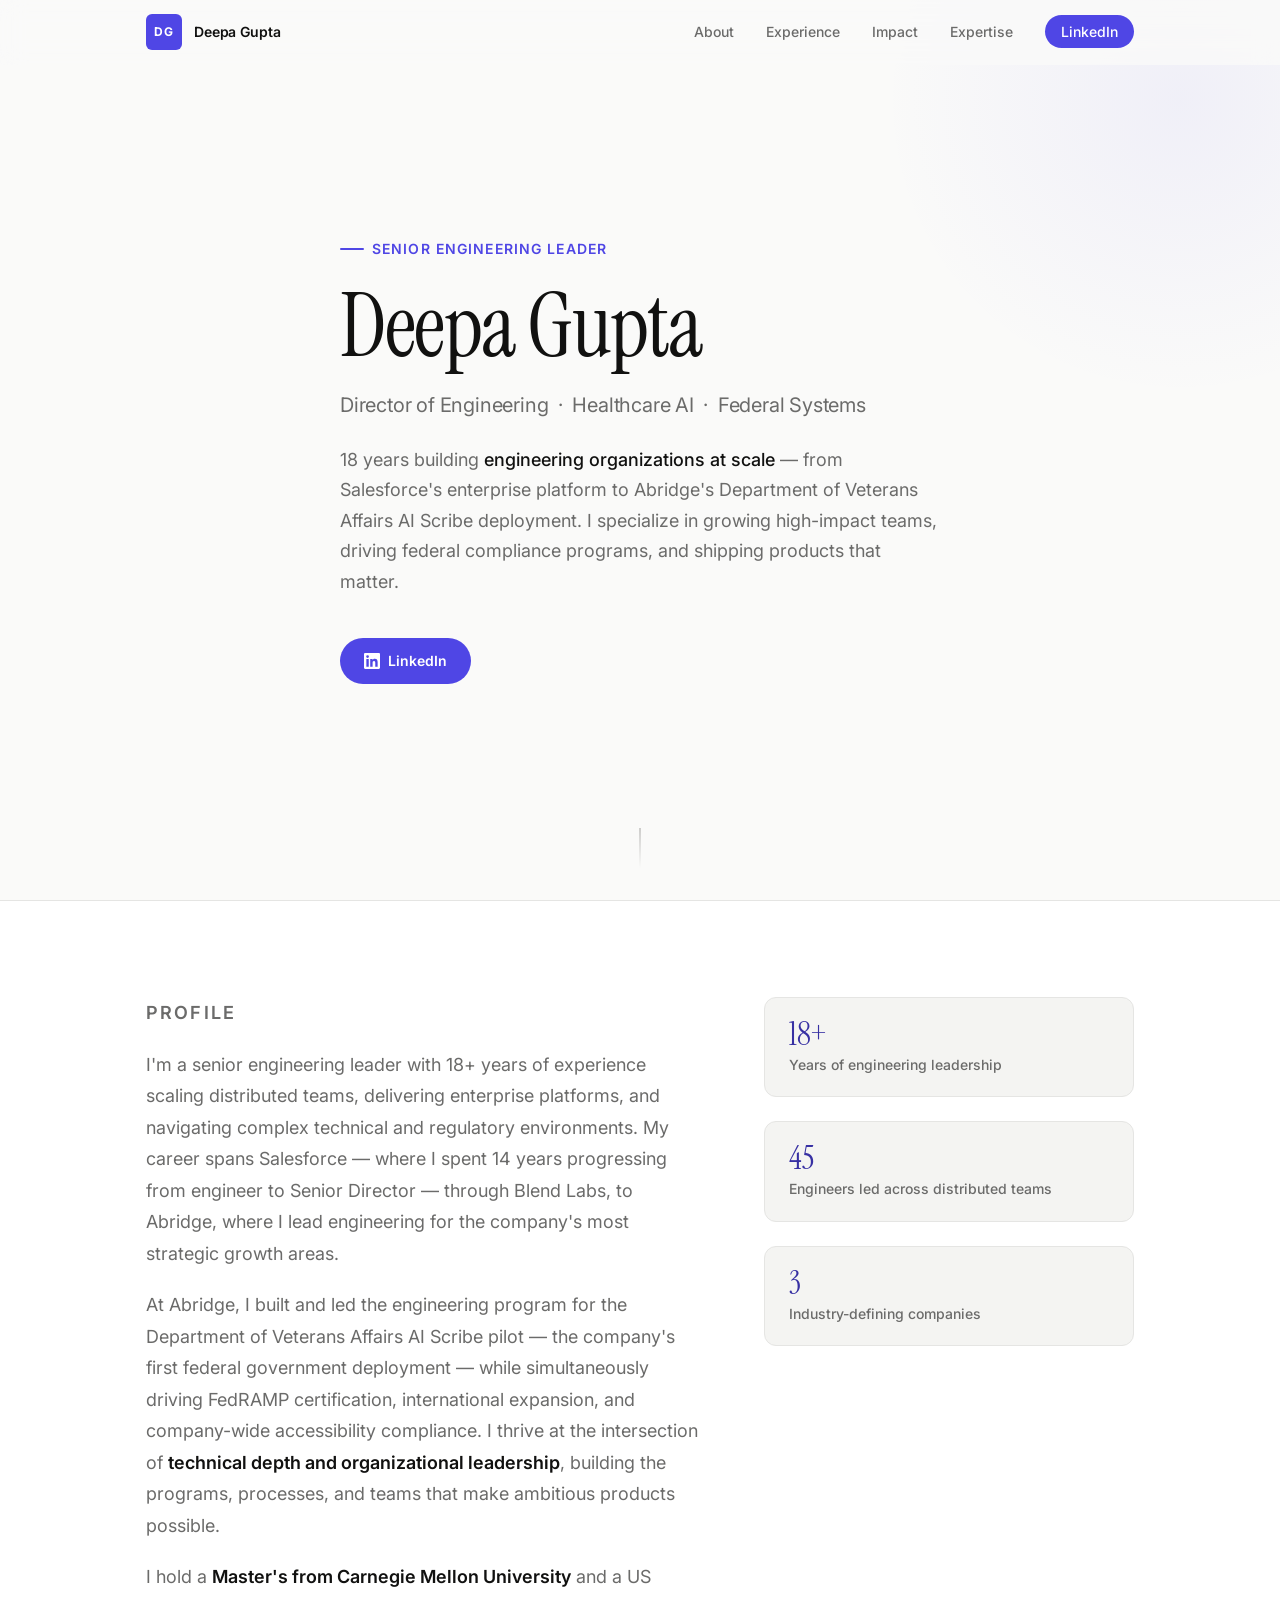
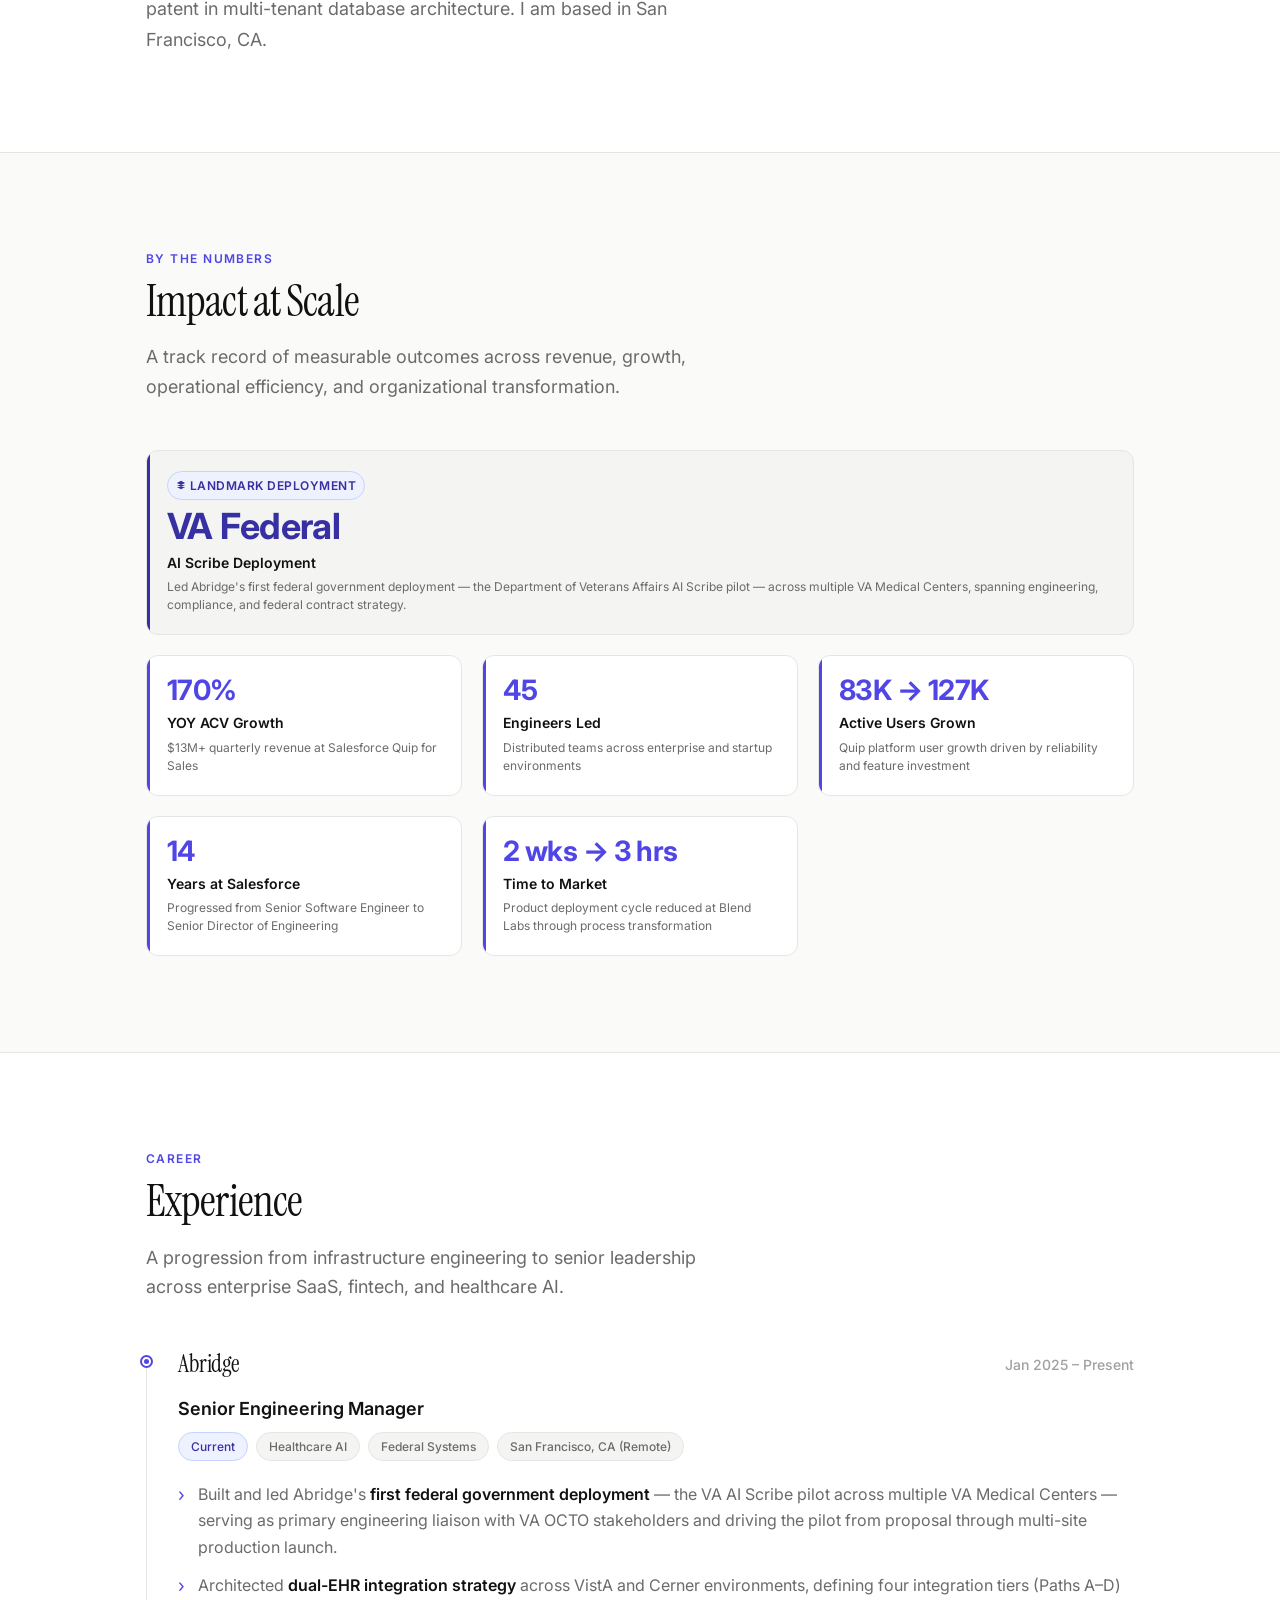
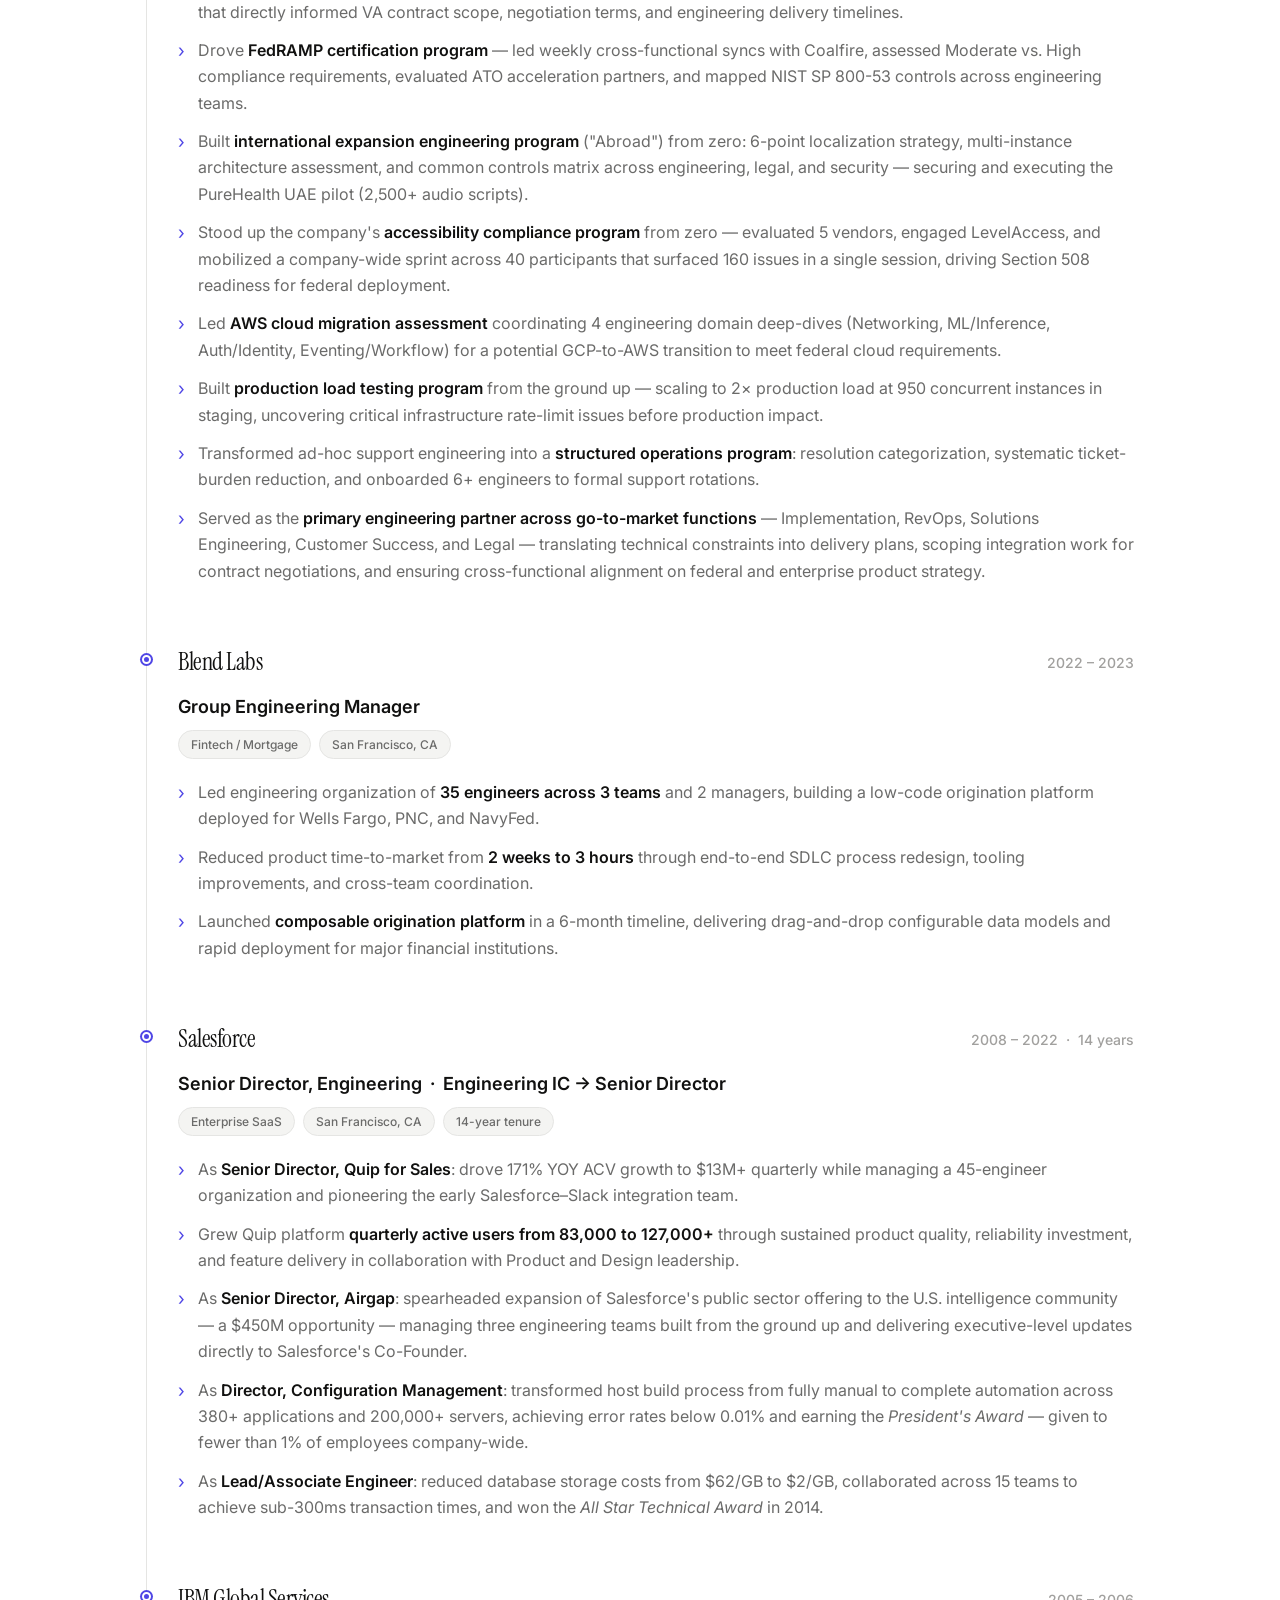
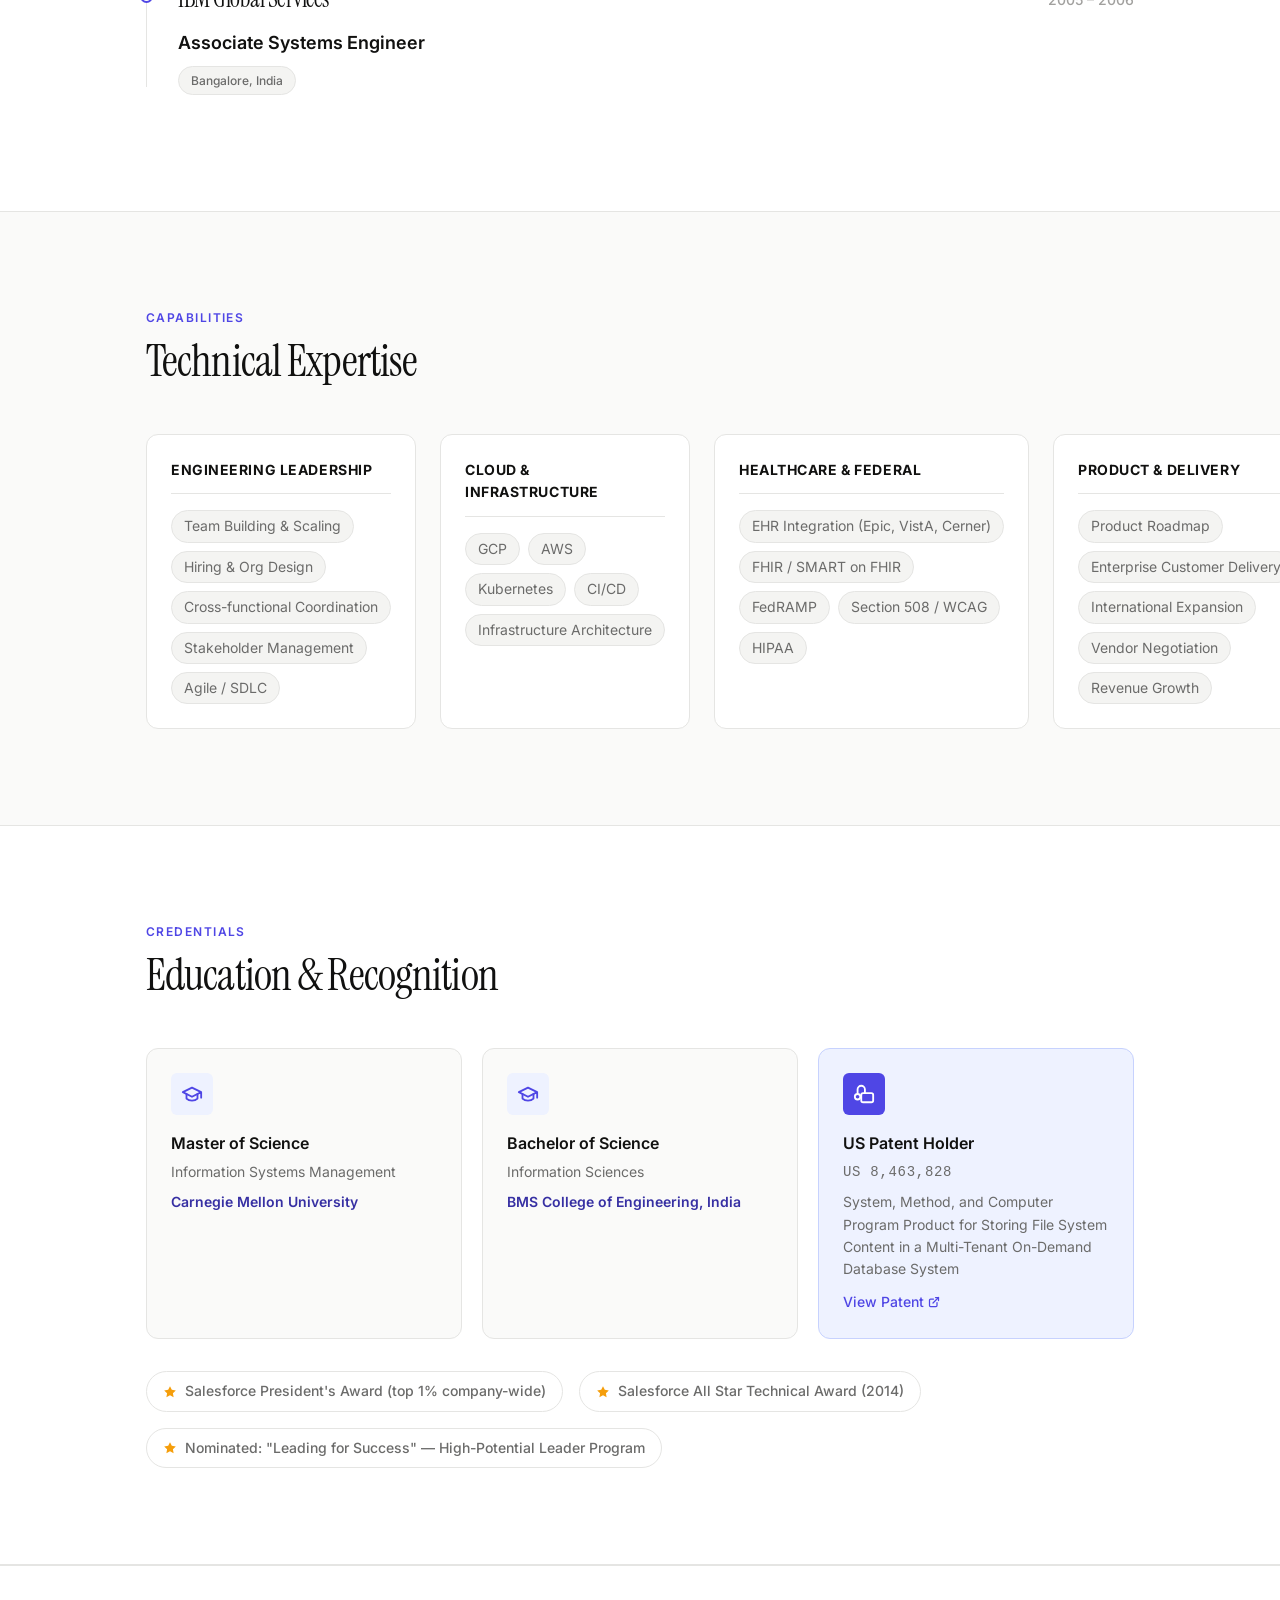
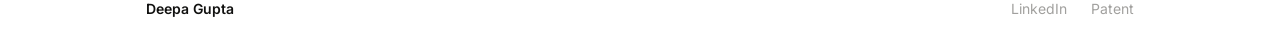
<file: portfolio1.html>
<!DOCTYPE html>
<html lang="en">
<head>
  <meta charset="UTF-8" />
  <meta name="viewport" content="width=device-width, initial-scale=1.0" />
  <title>Deepa Gupta · Director of Engineering</title>
  <meta name="description" content="Deepa Gupta — Senior Engineering Manager and Director of Engineering with 18+ years leading distributed teams at Abridge, Salesforce, and Blend Labs. Expert in healthcare AI, federal systems, FedRAMP, and enterprise platform engineering." />

  <!-- Open Graph -->
  <meta property="og:title" content="Deepa Gupta · Director of Engineering" />
  <meta property="og:description" content="18+ years building engineering organizations at scale — from Salesforce's enterprise platform to Abridge's VA federal deployment." />
  <meta property="og:type" content="website" />
  <meta property="og:url" content="https://deepa.github.io" />

  <!-- Fonts -->
  <link rel="preconnect" href="https://fonts.googleapis.com" />
  <link rel="preconnect" href="https://fonts.gstatic.com" crossorigin />
  <link href="https://fonts.googleapis.com/css2?family=Inter:wght@300;400;500;600;700&family=Instrument+Serif:ital@0;1&display=swap" rel="stylesheet" />

  <link rel="stylesheet" href="style.css" />
</head>
<body>

  <!-- ==================== NAVIGATION ==================== -->
  <header class="site-header" id="site-header" aria-label="Site navigation">
    <div class="container">
      <nav class="nav-inner" aria-label="Primary navigation">
        <a href="#hero" class="nav-logo" aria-label="Deepa Gupta — home">
          <span class="nav-monogram" aria-hidden="true">DG</span>
          Deepa Gupta
        </a>

        <button class="nav-hamburger" id="hamburger" aria-label="Toggle navigation menu" aria-expanded="false" aria-controls="nav-links">
          <span></span>
          <span></span>
          <span></span>
        </button>

        <ul class="nav-links" id="nav-links" role="list">
          <li><a href="#about">About</a></li>
          <li><a href="#experience">Experience</a></li>
          <li><a href="#impact">Impact</a></li>
          <li><a href="#expertise">Expertise</a></li>
          <li><a href="https://www.linkedin.com/in/guptadeepa" target="_blank" rel="noopener noreferrer" class="nav-cta">LinkedIn</a></li>
        </ul>
      </nav>
    </div>
  </header>

  <main>

    <!-- ==================== HERO ==================== -->
    <section class="hero section" id="hero" aria-label="Introduction">
      <div class="container">
        <div class="hero-inner">
          <p class="hero-eyebrow">Senior Engineering Leader</p>
          <h1 class="hero-name">Deepa Gupta</h1>
          <p class="hero-subtitle">Director of Engineering &nbsp;·&nbsp; Healthcare AI &nbsp;·&nbsp; Federal Systems</p>
          <p class="hero-tagline">
            18 years building <strong>engineering organizations at scale</strong> — from Salesforce's enterprise platform to Abridge's Department of Veterans Affairs AI Scribe deployment. I specialize in growing high-impact teams, driving federal compliance programs, and shipping products that matter.
          </p>
          <div class="hero-actions">
            <a href="https://www.linkedin.com/in/guptadeepa" target="_blank" rel="noopener noreferrer" class="btn-primary" aria-label="Connect on LinkedIn">
              <svg xmlns="http://www.w3.org/2000/svg" viewBox="0 0 24 24" fill="currentColor" aria-hidden="true"><path d="M20.447 20.452h-3.554v-5.569c0-1.328-.027-3.037-1.852-3.037-1.853 0-2.136 1.445-2.136 2.939v5.667H9.351V9h3.414v1.561h.046c.477-.9 1.637-1.85 3.37-1.85 3.601 0 4.267 2.37 4.267 5.455v6.286zM5.337 7.433a2.062 2.062 0 01-2.063-2.065 2.064 2.064 0 112.063 2.065zm1.782 13.019H3.555V9h3.564v11.452zM22.225 0H1.771C.792 0 0 .774 0 1.729v20.542C0 23.227.792 24 1.771 24h20.451C23.2 24 24 23.227 24 22.271V1.729C24 .774 23.2 0 22.222 0h.003z"/></svg>
              LinkedIn
            </a>
          </div>
        </div>
      </div>
      <div class="hero-scroll" aria-hidden="true">
        <div class="hero-scroll-line"></div>
      </div>
    </section>

    <!-- ==================== ABOUT ==================== -->
    <section class="about section" id="about" aria-label="About Deepa Gupta">
      <div class="container">
        <div class="about-grid">
          <div class="about-text fade-in">
            <p class="section-eyebrow">Profile</p>
            <p>
              I'm a senior engineering leader with 18+ years of experience scaling distributed teams, delivering enterprise platforms, and navigating complex technical and regulatory environments. My career spans Salesforce — where I spent 14 years progressing from engineer to Senior Director — through Blend Labs, to Abridge, where I lead engineering for the company's most strategic growth areas.
            </p>
            <p>
              At Abridge, I built and led the engineering program for the Department of Veterans Affairs AI Scribe pilot — the company's first federal government deployment — while simultaneously driving FedRAMP certification, international expansion, and company-wide accessibility compliance. I thrive at the intersection of <strong>technical depth and organizational leadership</strong>, building the programs, processes, and teams that make ambitious products possible.
            </p>
            <p>
              I hold a <strong>Master's from Carnegie Mellon University</strong> and a US patent in multi-tenant database architecture. I am based in San Francisco, CA.
            </p>
          </div>
          <div class="about-stats fade-in" aria-label="Quick career stats">
            <div class="stat-item">
              <span class="stat-value">18+</span>
              <span class="stat-label">Years of engineering leadership</span>
            </div>
            <div class="stat-item">
              <span class="stat-value">45</span>
              <span class="stat-label">Engineers led across distributed teams</span>
            </div>
            <div class="stat-item">
              <span class="stat-value">3</span>
              <span class="stat-label">Industry-defining companies</span>
            </div>
          </div>
        </div>
      </div>
    </section>

    <!-- ==================== IMPACT ==================== -->
    <section class="impact section" id="impact" aria-label="Impact metrics">
      <div class="container">
        <div class="section-header">
          <p class="section-eyebrow">By the Numbers</p>
          <h2 class="section-title">Impact at Scale</h2>
          <p class="section-lead">A track record of measurable outcomes across revenue, growth, operational efficiency, and organizational transformation.</p>
        </div>

        <div class="metrics-grid" id="metrics-grid" aria-label="Key impact metrics">
          <div class="metric-card featured fade-in" aria-label="VA Federal Deployment highlight">
            <div class="metric-badge">
              <svg xmlns="http://www.w3.org/2000/svg" width="10" height="10" viewBox="0 0 24 24" fill="currentColor" aria-hidden="true"><path d="M12 2L2 7l10 5 10-5-10-5zM2 17l10 5 10-5M2 12l10 5 10-5"/></svg>
              Landmark Deployment
            </div>
            <div class="metric-number" style="font-size:clamp(1.5rem,3vw,2.25rem); color: var(--accent-text);">VA Federal</div>
            <div class="metric-label">AI Scribe Deployment</div>
            <div class="metric-context">Led Abridge's first federal government deployment — the Department of Veterans Affairs AI Scribe pilot — across multiple VA Medical Centers, spanning engineering, compliance, and federal contract strategy.</div>
          </div>

          <div class="metric-card fade-in" data-metric="171" data-suffix="%">
            <div class="metric-number" data-target="171" data-suffix="%">171%</div>
            <div class="metric-label">YOY ACV Growth</div>
            <div class="metric-context">$13M+ quarterly revenue at Salesforce Quip for Sales</div>
          </div>

          <div class="metric-card fade-in" data-metric="45">
            <div class="metric-number" data-target="45">45</div>
            <div class="metric-label">Engineers Led</div>
            <div class="metric-context">Distributed teams across enterprise and startup environments</div>
          </div>

          <div class="metric-card fade-in">
            <div class="metric-number">83K → 127K</div>
            <div class="metric-label">Active Users Grown</div>
            <div class="metric-context">Quip platform user growth driven by reliability and feature investment</div>
          </div>

          <div class="metric-card fade-in" data-metric="14">
            <div class="metric-number" data-target="14">14</div>
            <div class="metric-label">Years at Salesforce</div>
            <div class="metric-context">Progressed from Senior Software Engineer to Senior Director of Engineering</div>
          </div>

          <div class="metric-card fade-in">
            <div class="metric-number">2 wks → 3 hrs</div>
            <div class="metric-label">Time to Market</div>
            <div class="metric-context">Product deployment cycle reduced at Blend Labs through process transformation</div>
          </div>
        </div>
      </div>
    </section>

    <!-- ==================== EXPERIENCE ==================== -->
    <section class="experience section" id="experience" aria-label="Work experience">
      <div class="container">
        <div class="section-header">
          <p class="section-eyebrow">Career</p>
          <h2 class="section-title">Experience</h2>
          <p class="section-lead">A progression from infrastructure engineering to senior leadership across enterprise SaaS, fintech, and healthcare AI.</p>
        </div>

        <ol class="timeline" aria-label="Career timeline">

          <!-- Abridge -->
          <li class="timeline-item fade-in">
            <div class="timeline-meta">
              <h3 class="timeline-company">Abridge</h3>
              <span class="timeline-period" aria-label="January 2025 to present">Jan 2025 – Present</span>
            </div>
            <div class="timeline-role">Senior Engineering Manager</div>
            <div class="timeline-tags">
              <span class="tag accent">Current</span>
              <span class="tag">Healthcare AI</span>
              <span class="tag">Federal Systems</span>
              <span class="tag">San Francisco, CA (Remote)</span>
            </div>
            <ul class="timeline-bullets" aria-label="Key achievements at Abridge">
              <li>Built and led Abridge's <strong>first federal government deployment</strong> — the VA AI Scribe pilot across multiple VA Medical Centers — serving as primary engineering liaison with VA OCTO stakeholders and driving the pilot from proposal through multi-site production launch.</li>
              <li>Architected <strong>dual-EHR integration strategy</strong> across VistA and Cerner environments, defining four integration tiers (Paths A–D) that directly informed VA contract scope, negotiation terms, and engineering delivery timelines.</li>
              <li>Drove <strong>FedRAMP certification program</strong> — led weekly cross-functional syncs with Coalfire, assessed Moderate vs. High compliance requirements, evaluated ATO acceleration partners, and mapped NIST SP 800-53 controls across engineering teams.</li>
              <li>Built <strong>international expansion engineering program</strong> ("Abroad") from zero: 6-point localization strategy, multi-instance architecture assessment, and common controls matrix across engineering, legal, and security — securing and executing the PureHealth UAE pilot (2,500+ audio scripts).</li>
              <li>Stood up the company's <strong>accessibility compliance program</strong> from zero — evaluated 5 vendors, engaged LevelAccess, and mobilized a company-wide sprint across 40 participants that surfaced 160 issues in a single session, driving Section 508 readiness for federal deployment.</li>
              <li>Led <strong>AWS cloud migration assessment</strong> coordinating 4 engineering domain deep-dives (Networking, ML/Inference, Auth/Identity, Eventing/Workflow) for a potential GCP-to-AWS transition to meet federal cloud requirements.</li>
              <li>Built <strong>production load testing program</strong> from the ground up — scaling to 2× production load at 950 concurrent instances in staging, uncovering critical infrastructure rate-limit issues before production impact.</li>
              <li>Transformed ad-hoc support engineering into a <strong>structured operations program</strong>: resolution categorization, systematic ticket-burden reduction, and onboarded 6+ engineers to formal support rotations.</li>
              <li>Served as the <strong>primary engineering partner across go-to-market functions</strong> — Implementation, RevOps, Solutions Engineering, Customer Success, and Legal — translating technical constraints into delivery plans, scoping integration work for contract negotiations, and ensuring cross-functional alignment on federal and enterprise product strategy.</li>
            </ul>
          </li>

          <!-- Blend Labs -->
          <li class="timeline-item fade-in">
            <div class="timeline-meta">
              <h3 class="timeline-company">Blend Labs</h3>
              <span class="timeline-period" aria-label="2022 to 2023">2022 – 2023</span>
            </div>
            <div class="timeline-role">Group Engineering Manager</div>
            <div class="timeline-tags">
              <span class="tag">Fintech / Mortgage</span>
              <span class="tag">San Francisco, CA</span>
            </div>
            <ul class="timeline-bullets" aria-label="Key achievements at Blend Labs">
              <li>Led engineering organization of <strong>35 engineers across 3 teams</strong> and 2 managers, building a low-code origination platform deployed for Wells Fargo, PNC, and NavyFed.</li>
              <li>Reduced product time-to-market from <strong>2 weeks to 3 hours</strong> through end-to-end SDLC process redesign, tooling improvements, and cross-team coordination.</li>
              <li>Launched <strong>composable origination platform</strong> in a 6-month timeline, delivering drag-and-drop configurable data models and rapid deployment for major financial institutions.</li>
            </ul>
          </li>

          <!-- Salesforce -->
          <li class="timeline-item fade-in">
            <div class="timeline-meta">
              <h3 class="timeline-company">Salesforce</h3>
              <span class="timeline-period" aria-label="2008 to 2022">2008 – 2022 &nbsp;·&nbsp; 14 years</span>
            </div>
            <div class="timeline-role">Senior Director, Engineering &nbsp;·&nbsp; Engineering IC → Senior Director</div>
            <div class="timeline-tags">
              <span class="tag">Enterprise SaaS</span>
              <span class="tag">San Francisco, CA</span>
              <span class="tag">14-year tenure</span>
            </div>
            <ul class="timeline-bullets" aria-label="Key achievements at Salesforce">
              <li>As <strong>Senior Director, Quip for Sales</strong>: drove 171% YOY ACV growth to $13M+ quarterly while managing a 45-engineer organization and pioneering the early Salesforce–Slack integration team.</li>
              <li>Grew Quip platform <strong>quarterly active users from 83,000 to 127,000+</strong> through sustained product quality, reliability investment, and feature delivery in collaboration with Product and Design leadership.</li>
              <li>As <strong>Senior Director, Airgap</strong>: spearheaded expansion of Salesforce's public sector offering to the U.S. intelligence community — a $450M opportunity — managing three engineering teams built from the ground up and delivering executive-level updates directly to Salesforce's Co-Founder.</li>
              <li>As <strong>Director, Configuration Management</strong>: transformed host build process from fully manual to complete automation across 380+ applications and 200,000+ servers, achieving error rates below 0.01% and earning the <em>President's Award</em> — given to fewer than 1% of employees company-wide.</li>
              <li>As <strong>Lead/Associate Engineer</strong>: reduced database storage costs from $62/GB to $2/GB, collaborated across 15 teams to achieve sub-300ms transaction times, and won the <em>All Star Technical Award</em> in 2014.</li>
            </ul>
          </li>

          <!-- IBM -->
          <li class="timeline-item fade-in">
            <div class="timeline-meta">
              <h3 class="timeline-company">IBM Global Services</h3>
              <span class="timeline-period" aria-label="2005 to 2006">2005 – 2006</span>
            </div>
            <div class="timeline-role">Associate Systems Engineer</div>
            <div class="timeline-tags">
              <span class="tag">Bangalore, India</span>
            </div>
          </li>

        </ol>
      </div>
    </section>

    <!-- ==================== EXPERTISE ==================== -->
    <section class="expertise section" id="expertise" aria-label="Technical expertise">
      <div class="container">
        <div class="section-header">
          <p class="section-eyebrow">Capabilities</p>
          <h2 class="section-title">Technical Expertise</h2>
        </div>

        <div class="expertise-grid">

          <div class="expertise-group fade-in">
            <h3 class="expertise-group-title">Engineering Leadership</h3>
            <div class="pill-list" role="list" aria-label="Engineering leadership skills">
              <span class="pill">Team Building &amp; Scaling</span>
              <span class="pill">Hiring &amp; Org Design</span>
              <span class="pill">Cross-functional Coordination</span>
              <span class="pill">Stakeholder Management</span>
              <span class="pill">Agile / SDLC</span>
            </div>
          </div>

          <div class="expertise-group fade-in">
            <h3 class="expertise-group-title">Cloud &amp; Infrastructure</h3>
            <div class="pill-list" role="list" aria-label="Cloud and infrastructure skills">
              <span class="pill">GCP</span>
              <span class="pill">AWS</span>
              <span class="pill">Kubernetes</span>
              <span class="pill">CI/CD</span>
              <span class="pill">Infrastructure Architecture</span>
            </div>
          </div>

          <div class="expertise-group fade-in">
            <h3 class="expertise-group-title">Healthcare &amp; Federal</h3>
            <div class="pill-list" role="list" aria-label="Healthcare and federal skills">
              <span class="pill">EHR Integration (Epic, VistA, Cerner)</span>
              <span class="pill">FHIR / SMART on FHIR</span>
              <span class="pill">FedRAMP</span>
              <span class="pill">Section 508 / WCAG</span>
              <span class="pill">HIPAA</span>
            </div>
          </div>

          <div class="expertise-group fade-in">
            <h3 class="expertise-group-title">Product &amp; Delivery</h3>
            <div class="pill-list" role="list" aria-label="Product and delivery skills">
              <span class="pill">Product Roadmap</span>
              <span class="pill">Enterprise Customer Delivery</span>
              <span class="pill">International Expansion</span>
              <span class="pill">Vendor Negotiation</span>
              <span class="pill">Revenue Growth</span>
            </div>
          </div>

        </div>
      </div>
    </section>

    <!-- ==================== EDUCATION ==================== -->
    <section class="education section" id="education" aria-label="Education and recognition">
      <div class="container">
        <div class="section-header">
          <p class="section-eyebrow">Credentials</p>
          <h2 class="section-title">Education &amp; Recognition</h2>
        </div>

        <div class="education-grid">

          <div class="edu-card fade-in">
            <div class="edu-card-icon" aria-hidden="true">
              <svg xmlns="http://www.w3.org/2000/svg" viewBox="0 0 24 24" fill="none" stroke="currentColor" stroke-width="2" stroke-linecap="round" stroke-linejoin="round"><path d="M22 10v6M2 10l10-5 10 5-10 5z"/><path d="M6 12v5c3 3 9 3 12 0v-5"/></svg>
            </div>
            <div class="edu-degree">Master of Science</div>
            <div class="edu-field">Information Systems Management</div>
            <div class="edu-school">Carnegie Mellon University</div>
          </div>

          <div class="edu-card fade-in">
            <div class="edu-card-icon" aria-hidden="true">
              <svg xmlns="http://www.w3.org/2000/svg" viewBox="0 0 24 24" fill="none" stroke="currentColor" stroke-width="2" stroke-linecap="round" stroke-linejoin="round"><path d="M22 10v6M2 10l10-5 10 5-10 5z"/><path d="M6 12v5c3 3 9 3 12 0v-5"/></svg>
            </div>
            <div class="edu-degree">Bachelor of Science</div>
            <div class="edu-field">Information Sciences</div>
            <div class="edu-school">BMS College of Engineering, India</div>
          </div>

          <div class="edu-card patent fade-in" aria-label="US Patent 8,463,828">
            <div class="edu-card-icon" aria-hidden="true">
              <svg xmlns="http://www.w3.org/2000/svg" viewBox="0 0 24 24" fill="none" stroke="currentColor" stroke-width="2" stroke-linecap="round" stroke-linejoin="round"><rect x="9" y="11" width="13" height="10" rx="2" ry="2"/><path d="M5 11V7a4 4 0 018 0v4"/><circle cx="5" cy="15" r="3"/></svg>
            </div>
            <div class="edu-degree">US Patent Holder</div>
            <div class="patent-number">US 8,463,828</div>
            <div class="edu-field">System, Method, and Computer Program Product for Storing File System Content in a Multi-Tenant On-Demand Database System</div>
            <a href="https://patents.google.com/patent/US8463828" target="_blank" rel="noopener noreferrer" class="patent-link" aria-label="View patent on Google Patents">
              View Patent
              <svg xmlns="http://www.w3.org/2000/svg" viewBox="0 0 24 24" fill="none" stroke="currentColor" stroke-width="2.5" stroke-linecap="round" stroke-linejoin="round" aria-hidden="true"><path d="M18 13v6a2 2 0 01-2 2H5a2 2 0 01-2-2V8a2 2 0 012-2h6"/><polyline points="15 3 21 3 21 9"/><line x1="10" y1="14" x2="21" y2="3"/></svg>
            </a>
          </div>

        </div>

        <div class="awards-row" aria-label="Awards and recognition">
          <div class="award-chip">
            <svg xmlns="http://www.w3.org/2000/svg" viewBox="0 0 24 24" fill="currentColor" aria-hidden="true"><path d="M12 2l3.09 6.26L22 9.27l-5 4.87 1.18 6.88L12 17.77l-6.18 3.25L7 14.14 2 9.27l6.91-1.01L12 2z"/></svg>
            Salesforce President's Award (top 1% company-wide)
          </div>
          <div class="award-chip">
            <svg xmlns="http://www.w3.org/2000/svg" viewBox="0 0 24 24" fill="currentColor" aria-hidden="true"><path d="M12 2l3.09 6.26L22 9.27l-5 4.87 1.18 6.88L12 17.77l-6.18 3.25L7 14.14 2 9.27l6.91-1.01L12 2z"/></svg>
            Salesforce All Star Technical Award (2014)
          </div>
          <div class="award-chip">
            <svg xmlns="http://www.w3.org/2000/svg" viewBox="0 0 24 24" fill="currentColor" aria-hidden="true"><path d="M12 2l3.09 6.26L22 9.27l-5 4.87 1.18 6.88L12 17.77l-6.18 3.25L7 14.14 2 9.27l6.91-1.01L12 2z"/></svg>
            Nominated: "Leading for Success" — High-Potential Leader Program
          </div>
        </div>

      </div>
    </section>


  </main>

  <!-- ==================== FOOTER ==================== -->
  <footer class="site-footer" aria-label="Site footer">
    <div class="container">
      <div class="footer-inner">
        <span class="footer-name">Deepa Gupta</span>
        <nav class="footer-links" aria-label="Footer navigation">
          <a href="https://www.linkedin.com/in/guptadeepa" target="_blank" rel="noopener noreferrer" aria-label="LinkedIn profile">LinkedIn</a>
          <a href="https://patents.google.com/patent/US8463828" target="_blank" rel="noopener noreferrer" aria-label="View patent">Patent</a>
        </nav>
      </div>
    </div>
  </footer>

  <script src="app.js"></script>
</body>
</html>
</file>
<file: style.css>
/* =============================================
   DEEPA GUPTA — Career Site
   Light & Minimal Design System
   ============================================= */

@import url('https://fonts.googleapis.com/css2?family=Inter:wght@300;400;500;600;700&family=Instrument+Serif:ital@0;1&display=swap');

/* -----------------------------------------------
   CSS Custom Properties
----------------------------------------------- */
:root {
  /* Backgrounds */
  --bg-base:        #FAFAF9;
  --bg-surface:     #FFFFFF;
  --bg-subtle:      #F4F4F2;
  --bg-border:      #E5E5E3;

  /* Text */
  --text-primary:   #111110;
  --text-secondary: #6B6B6A;
  --text-tertiary:  #A1A09E;

  /* Accent — Indigo */
  --accent:         #4F46E5;
  --accent-hover:   #4338CA;
  --accent-dim:     #EEF2FF;
  --accent-text:    #3730A3;
  --accent-border:  #C7D2FE;

  /* Semantic */
  --success:        #059669;

  /* Fonts */
  --font-body:      'Inter', system-ui, -apple-system, sans-serif;
  --font-display:   'Instrument Serif', Georgia, 'Times New Roman', serif;

  /* Type Scale */
  --text-xs:    0.75rem;
  --text-sm:    0.875rem;
  --text-base:  1rem;
  --text-lg:    1.125rem;
  --text-xl:    1.25rem;
  --text-2xl:   1.5rem;
  --text-3xl:   2rem;
  --text-4xl:   2.75rem;
  --text-5xl:   3.5rem;

  /* Spacing (8px base) */
  --sp-1:  0.25rem;
  --sp-2:  0.5rem;
  --sp-3:  0.75rem;
  --sp-4:  1rem;
  --sp-5:  1.25rem;
  --sp-6:  1.5rem;
  --sp-8:  2rem;
  --sp-10: 2.5rem;
  --sp-12: 3rem;
  --sp-16: 4rem;
  --sp-20: 5rem;
  --sp-24: 6rem;
  --sp-32: 8rem;

  /* Layout */
  --max-width:   1100px;
  --content-pad: clamp(1.25rem, 5vw, 3.5rem);
  --radius-sm:   6px;
  --radius-md:   12px;
  --radius-lg:   20px;
  --radius-full: 9999px;

  /* Shadows */
  --shadow-sm:  0 1px 3px rgba(0,0,0,0.06), 0 1px 2px rgba(0,0,0,0.04);
  --shadow-md:  0 4px 12px rgba(0,0,0,0.07), 0 2px 4px rgba(0,0,0,0.04);
  --shadow-lg:  0 8px 30px rgba(0,0,0,0.10), 0 4px 8px rgba(0,0,0,0.05);

  /* Transitions */
  --transition: 200ms cubic-bezier(0.4, 0, 0.2, 1);
}

/* -----------------------------------------------
   Reset & Base
----------------------------------------------- */
*, *::before, *::after {
  box-sizing: border-box;
  margin: 0;
  padding: 0;
}

html {
  scroll-behavior: smooth;
  font-size: 16px;
  -webkit-text-size-adjust: 100%;
}

@media (prefers-reduced-motion: reduce) {
  html { scroll-behavior: auto; }
  *, *::before, *::after { animation-duration: 0.01ms !important; transition-duration: 0.01ms !important; }
}

body {
  font-family: var(--font-body);
  background-color: var(--bg-base);
  color: var(--text-primary);
  line-height: 1.6;
  -webkit-font-smoothing: antialiased;
  -moz-osx-font-smoothing: grayscale;
}

a {
  color: inherit;
  text-decoration: none;
}

ul, ol { list-style: none; }

img { max-width: 100%; display: block; }

/* -----------------------------------------------
   Layout Utilities
----------------------------------------------- */
.container {
  max-width: var(--max-width);
  margin: 0 auto;
  padding-left: var(--content-pad);
  padding-right: var(--content-pad);
}

.section {
  padding-top: var(--sp-24);
  padding-bottom: var(--sp-24);
}

/* Fade-in animation base state */
.fade-in {
  opacity: 0;
  transform: translateY(24px);
  transition: opacity 0.6s ease, transform 0.6s ease;
}

.fade-in.visible {
  opacity: 1;
  transform: translateY(0);
}

.fade-in:nth-child(1) { transition-delay: 0ms; }
.fade-in:nth-child(2) { transition-delay: 80ms; }
.fade-in:nth-child(3) { transition-delay: 160ms; }
.fade-in:nth-child(4) { transition-delay: 240ms; }
.fade-in:nth-child(5) { transition-delay: 320ms; }
.fade-in:nth-child(6) { transition-delay: 400ms; }

/* -----------------------------------------------
   Navigation
----------------------------------------------- */
.site-header {
  position: fixed;
  top: 0;
  left: 0;
  right: 0;
  z-index: 100;
  background: rgba(250, 250, 249, 0.85);
  backdrop-filter: blur(12px);
  -webkit-backdrop-filter: blur(12px);
  border-bottom: 1px solid transparent;
  transition: border-color var(--transition), box-shadow var(--transition);
}

.site-header.scrolled {
  border-bottom-color: var(--bg-border);
  box-shadow: var(--shadow-sm);
}

.nav-inner {
  display: flex;
  align-items: center;
  justify-content: space-between;
  height: 64px;
}

.nav-logo {
  display: flex;
  align-items: center;
  gap: var(--sp-3);
  font-weight: 600;
  font-size: var(--text-sm);
  letter-spacing: -0.01em;
  color: var(--text-primary);
}

.nav-monogram {
  width: 36px;
  height: 36px;
  background: var(--accent);
  color: #fff;
  border-radius: var(--radius-sm);
  display: flex;
  align-items: center;
  justify-content: center;
  font-size: var(--text-xs);
  font-weight: 700;
  letter-spacing: 0.05em;
  flex-shrink: 0;
}

.nav-links {
  display: flex;
  align-items: center;
  gap: var(--sp-8);
}

.nav-links a {
  font-size: var(--text-sm);
  font-weight: 500;
  color: var(--text-secondary);
  transition: color var(--transition);
}

.nav-links a:hover {
  color: var(--text-primary);
}

.nav-cta {
  background: var(--accent) !important;
  color: #fff !important;
  padding: var(--sp-2) var(--sp-4);
  border-radius: var(--radius-full);
  font-size: var(--text-sm) !important;
  font-weight: 500 !important;
  transition: background var(--transition) !important;
}

.nav-cta:hover {
  background: var(--accent-hover) !important;
}

/* Hamburger */
.nav-hamburger {
  display: none;
  flex-direction: column;
  gap: 5px;
  cursor: pointer;
  padding: var(--sp-2);
  background: none;
  border: none;
  color: var(--text-primary);
}

.nav-hamburger span {
  display: block;
  width: 22px;
  height: 2px;
  background: currentColor;
  border-radius: 2px;
  transition: transform var(--transition), opacity var(--transition);
}

.nav-hamburger.open span:nth-child(1) { transform: translateY(7px) rotate(45deg); }
.nav-hamburger.open span:nth-child(2) { opacity: 0; }
.nav-hamburger.open span:nth-child(3) { transform: translateY(-7px) rotate(-45deg); }

@media (max-width: 767px) {
  .nav-links {
    position: absolute;
    top: 64px;
    left: 0;
    right: 0;
    flex-direction: column;
    align-items: flex-start;
    gap: 0;
    background: var(--bg-surface);
    border-bottom: 1px solid var(--bg-border);
    max-height: 0;
    overflow: hidden;
    transition: max-height 0.3s ease;
    padding: 0 var(--content-pad);
  }

  .nav-links.open {
    max-height: 400px;
    padding: var(--sp-4) var(--content-pad) var(--sp-6);
  }

  .nav-links a {
    display: block;
    padding: var(--sp-3) 0;
    font-size: var(--text-base);
    border-bottom: 1px solid var(--bg-border);
    width: 100%;
  }

  .nav-links a:last-child {
    border-bottom: none;
  }

  .nav-cta {
    background: none !important;
    color: var(--accent) !important;
    padding: var(--sp-3) 0 !important;
    border-radius: 0 !important;
  }

  .nav-hamburger { display: flex; }
}

/* -----------------------------------------------
   Hero Section
----------------------------------------------- */
.hero {
  min-height: 100svh;
  display: flex;
  align-items: center;
  padding-top: 80px;
  padding-bottom: var(--sp-16);
  background: var(--bg-base);
  position: relative;
  overflow: hidden;
}

/* Subtle decorative circle */
.hero::before {
  content: '';
  position: absolute;
  top: -200px;
  right: -200px;
  width: 600px;
  height: 600px;
  background: radial-gradient(circle, rgba(79, 70, 229, 0.06) 0%, transparent 70%);
  pointer-events: none;
}

.hero-inner {
  max-width: 720px;
}

.hero-eyebrow {
  display: inline-flex;
  align-items: center;
  gap: var(--sp-2);
  font-size: var(--text-sm);
  font-weight: 600;
  letter-spacing: 0.08em;
  text-transform: uppercase;
  color: var(--accent);
  margin-bottom: var(--sp-5);
}

.hero-eyebrow::before {
  content: '';
  display: block;
  width: 24px;
  height: 2px;
  background: var(--accent);
  border-radius: 2px;
}

.hero-name {
  font-family: var(--font-display);
  font-size: clamp(3rem, 7vw, 5.5rem);
  font-weight: 400;
  line-height: 1.05;
  letter-spacing: -0.02em;
  color: var(--text-primary);
  margin-bottom: var(--sp-4);
}

.hero-subtitle {
  font-size: clamp(var(--text-base), 2vw, var(--text-xl));
  color: var(--text-secondary);
  font-weight: 400;
  letter-spacing: -0.01em;
  margin-bottom: var(--sp-6);
}

.hero-tagline {
  font-size: clamp(var(--text-base), 1.5vw, var(--text-lg));
  color: var(--text-secondary);
  max-width: 600px;
  line-height: 1.7;
  margin-bottom: var(--sp-10);
}

.hero-tagline strong {
  color: var(--text-primary);
  font-weight: 500;
}

.hero-actions {
  display: flex;
  align-items: center;
  gap: var(--sp-4);
  flex-wrap: wrap;
}

.btn-primary {
  display: inline-flex;
  align-items: center;
  gap: var(--sp-2);
  background: var(--accent);
  color: #fff;
  font-family: var(--font-body);
  font-size: var(--text-sm);
  font-weight: 600;
  padding: var(--sp-3) var(--sp-6);
  border-radius: var(--radius-full);
  transition: background var(--transition), transform var(--transition);
  text-decoration: none;
  border: none;
  cursor: pointer;
}

.btn-primary:hover {
  background: var(--accent-hover);
  transform: translateY(-1px);
}

.btn-primary svg {
  width: 16px;
  height: 16px;
}

.hero-scroll {
  position: absolute;
  bottom: var(--sp-8);
  left: 50%;
  transform: translateX(-50%);
  display: flex;
  flex-direction: column;
  align-items: center;
  gap: var(--sp-2);
  color: var(--text-tertiary);
  font-size: var(--text-xs);
  letter-spacing: 0.1em;
  text-transform: uppercase;
  animation: bounce 2s ease-in-out infinite;
}

.hero-scroll-line {
  width: 1px;
  height: 40px;
  background: linear-gradient(to bottom, var(--text-tertiary), transparent);
}

@keyframes bounce {
  0%, 100% { transform: translateX(-50%) translateY(0); }
  50% { transform: translateX(-50%) translateY(6px); }
}

/* -----------------------------------------------
   Section Headers
----------------------------------------------- */
.section-eyebrow {
  font-size: var(--text-xs);
  font-weight: 600;
  letter-spacing: 0.12em;
  text-transform: uppercase;
  color: var(--accent);
  margin-bottom: var(--sp-2);
}

.section-title {
  font-family: var(--font-display);
  font-size: clamp(var(--text-2xl), 4vw, var(--text-4xl));
  font-weight: 400;
  line-height: 1.15;
  letter-spacing: -0.02em;
  color: var(--text-primary);
  margin-bottom: var(--sp-4);
}

.section-lead {
  font-size: var(--text-lg);
  color: var(--text-secondary);
  max-width: 600px;
  line-height: 1.65;
}

.section-header {
  margin-bottom: var(--sp-12);
}

/* -----------------------------------------------
   About Section
----------------------------------------------- */
.about {
  background: var(--bg-surface);
  border-top: 1px solid var(--bg-border);
  border-bottom: 1px solid var(--bg-border);
}

.about-grid {
  display: grid;
  grid-template-columns: 1fr;
  gap: var(--sp-12);
}

@media (min-width: 768px) {
  .about-grid {
    grid-template-columns: 3fr 2fr;
    align-items: start;
    gap: var(--sp-16);
  }
}

.about-text p {
  font-size: var(--text-lg);
  color: var(--text-secondary);
  line-height: 1.75;
  margin-bottom: var(--sp-5);
}

.about-text p:last-child { margin-bottom: 0; }

.about-text strong {
  color: var(--text-primary);
  font-weight: 600;
}

.about-stats {
  display: flex;
  flex-direction: column;
  gap: var(--sp-6);
}

.stat-item {
  display: flex;
  flex-direction: column;
  gap: var(--sp-1);
  padding: var(--sp-5) var(--sp-6);
  background: var(--bg-subtle);
  border-radius: var(--radius-md);
  border: 1px solid var(--bg-border);
}

.stat-value {
  font-family: var(--font-display);
  font-size: var(--text-3xl);
  font-weight: 400;
  color: var(--accent-text);
  line-height: 1;
  letter-spacing: -0.02em;
}

.stat-label {
  font-size: var(--text-sm);
  color: var(--text-secondary);
  font-weight: 500;
}

/* -----------------------------------------------
   Impact Metrics Section
----------------------------------------------- */
.impact {
  background: var(--bg-base);
}

.metrics-grid {
  display: grid;
  grid-template-columns: 1fr;
  gap: var(--sp-5);
}

@media (min-width: 560px) {
  .metrics-grid { grid-template-columns: repeat(2, 1fr); }
}

@media (min-width: 900px) {
  .metrics-grid { grid-template-columns: repeat(3, 1fr); }
}

.metric-card {
  background: var(--bg-surface);
  border: 1px solid var(--bg-border);
  border-radius: var(--radius-md);
  padding: var(--sp-5) var(--sp-5);
  position: relative;
  overflow: hidden;
  transition: box-shadow var(--transition);
}

.metric-card:hover {
  box-shadow: var(--shadow-sm);
}

.metric-card::before {
  content: '';
  position: absolute;
  top: 0; left: 0;
  width: 3px;
  height: 100%;
  background: var(--accent);
  border-radius: var(--radius-md) 0 0 var(--radius-md);
}

.metric-card.featured {
  background: var(--bg-subtle);
  border-color: var(--bg-border);
  grid-column: span 1;
}

.metric-card.featured::before {
  background: var(--accent-text);
}

@media (min-width: 900px) {
  .metric-card.featured {
    grid-column: 1 / -1;
  }
}

.metric-number {
  font-family: var(--font-body);
  font-size: clamp(1.4rem, 2.5vw, 1.75rem);
  font-weight: 700;
  color: var(--accent);
  line-height: 1;
  margin-bottom: var(--sp-2);
  letter-spacing: -0.02em;
}

.metric-card.featured .metric-number {
  color: var(--accent-text);
}

.metric-label {
  font-size: var(--text-sm);
  font-weight: 600;
  color: var(--text-primary);
  margin-bottom: var(--sp-1);
}

.metric-context {
  font-size: var(--text-xs);
  color: var(--text-secondary);
  line-height: 1.5;
}

.metric-badge {
  display: inline-flex;
  align-items: center;
  gap: var(--sp-1);
  background: var(--accent-dim);
  color: var(--accent-text);
  font-size: var(--text-xs);
  font-weight: 600;
  letter-spacing: 0.04em;
  text-transform: uppercase;
  padding: var(--sp-1) var(--sp-2);
  border-radius: var(--radius-full);
  margin-bottom: var(--sp-2);
  border: 1px solid var(--accent-border);
}

/* -----------------------------------------------
   Experience Timeline
----------------------------------------------- */
.experience {
  background: var(--bg-surface);
  border-top: 1px solid var(--bg-border);
  border-bottom: 1px solid var(--bg-border);
}

.timeline {
  position: relative;
  padding-left: var(--sp-8);
}

.timeline::before {
  content: '';
  position: absolute;
  left: 0;
  top: 8px;
  bottom: 8px;
  width: 1px;
  background: var(--bg-border);
}

.timeline-item {
  position: relative;
  padding-bottom: var(--sp-16);
}

.timeline-item:last-child {
  padding-bottom: 0;
}

.timeline-item::before {
  content: '';
  position: absolute;
  left: calc(var(--sp-8) * -1 - 4px);
  top: 7px;
  width: 9px;
  height: 9px;
  border-radius: 50%;
  background: var(--accent);
  border: 2px solid var(--bg-surface);
  box-shadow: 0 0 0 2px var(--accent);
}

.timeline-meta {
  display: flex;
  align-items: flex-start;
  justify-content: space-between;
  flex-wrap: wrap;
  gap: var(--sp-2);
  margin-bottom: var(--sp-4);
}

.timeline-company {
  font-family: var(--font-display);
  font-size: var(--text-2xl);
  font-weight: 400;
  letter-spacing: -0.02em;
  color: var(--text-primary);
  line-height: 1.2;
}

.timeline-period {
  display: inline-flex;
  align-items: center;
  gap: var(--sp-2);
  font-size: var(--text-sm);
  color: var(--text-tertiary);
  font-weight: 500;
  white-space: nowrap;
  padding-top: 4px;
}

.timeline-role {
  font-size: var(--text-lg);
  font-weight: 600;
  color: var(--text-primary);
  margin-bottom: var(--sp-2);
}

.timeline-tags {
  display: flex;
  flex-wrap: wrap;
  gap: var(--sp-2);
  margin-bottom: var(--sp-5);
}

.tag {
  display: inline-flex;
  align-items: center;
  padding: var(--sp-1) var(--sp-3);
  background: var(--bg-subtle);
  border: 1px solid var(--bg-border);
  border-radius: var(--radius-full);
  font-size: var(--text-xs);
  font-weight: 500;
  color: var(--text-secondary);
  white-space: nowrap;
}

.tag.accent {
  background: var(--accent-dim);
  border-color: var(--accent-border);
  color: var(--accent-text);
}

.timeline-bullets {
  display: flex;
  flex-direction: column;
  gap: var(--sp-3);
}

.timeline-bullets li {
  position: relative;
  padding-left: var(--sp-5);
  font-size: var(--text-base);
  color: var(--text-secondary);
  line-height: 1.65;
}

.timeline-bullets li::before {
  content: '›';
  color: var(--accent);
  font-size: var(--text-lg);
  line-height: 1.5;
  position: absolute;
  left: 0;
  top: 0;
  font-weight: 400;
}

.timeline-bullets li strong {
  color: var(--text-primary);
  font-weight: 600;
}

/* -----------------------------------------------
   Technical Expertise
----------------------------------------------- */
.expertise {
  background: var(--bg-base);
}

.expertise-grid {
  display: grid;
  grid-template-columns: 1fr;
  gap: var(--sp-6);
}

@media (min-width: 560px) {
  .expertise-grid { grid-template-columns: repeat(2, 1fr); }
}

@media (min-width: 900px) {
  .expertise-grid { grid-template-columns: repeat(4, 1fr); }
}

.expertise-group {
  background: var(--bg-surface);
  border: 1px solid var(--bg-border);
  border-radius: var(--radius-md);
  padding: var(--sp-6);
  transition: box-shadow var(--transition);
}

.expertise-group:hover {
  box-shadow: var(--shadow-sm);
}

.expertise-group-title {
  font-size: var(--text-sm);
  font-weight: 700;
  letter-spacing: 0.04em;
  text-transform: uppercase;
  color: var(--text-primary);
  margin-bottom: var(--sp-4);
  padding-bottom: var(--sp-3);
  border-bottom: 1px solid var(--bg-border);
}

.pill-list {
  display: flex;
  flex-wrap: wrap;
  gap: var(--sp-2);
}

.pill {
  display: inline-flex;
  padding: var(--sp-1) var(--sp-3);
  background: var(--bg-subtle);
  border: 1px solid var(--bg-border);
  border-radius: var(--radius-full);
  font-size: var(--text-sm);
  color: var(--text-secondary);
  white-space: nowrap;
  transition: background var(--transition), color var(--transition), border-color var(--transition);
}

.pill:hover {
  background: var(--accent-dim);
  border-color: var(--accent-border);
  color: var(--accent-text);
}

/* -----------------------------------------------
   Education & Recognition
----------------------------------------------- */
.education {
  background: var(--bg-surface);
  border-top: 1px solid var(--bg-border);
  border-bottom: 1px solid var(--bg-border);
}

.education-grid {
  display: grid;
  grid-template-columns: 1fr;
  gap: var(--sp-5);
}

@media (min-width: 640px) {
  .education-grid { grid-template-columns: repeat(2, 1fr); }
}

@media (min-width: 900px) {
  .education-grid { grid-template-columns: repeat(3, 1fr); }
}

.edu-card {
  background: var(--bg-base);
  border: 1px solid var(--bg-border);
  border-radius: var(--radius-md);
  padding: var(--sp-6);
}

.edu-card-icon {
  width: 42px;
  height: 42px;
  background: var(--accent-dim);
  border-radius: var(--radius-sm);
  display: flex;
  align-items: center;
  justify-content: center;
  margin-bottom: var(--sp-4);
  color: var(--accent);
}

.edu-card-icon svg {
  width: 22px;
  height: 22px;
}

.edu-degree {
  font-size: var(--text-base);
  font-weight: 600;
  color: var(--text-primary);
  margin-bottom: var(--sp-1);
}

.edu-field {
  font-size: var(--text-sm);
  color: var(--text-secondary);
  margin-bottom: var(--sp-2);
}

.edu-school {
  font-size: var(--text-sm);
  font-weight: 600;
  color: var(--accent-text);
}

.edu-card.patent {
  background: var(--accent-dim);
  border-color: var(--accent-border);
}

.edu-card.patent .edu-card-icon {
  background: var(--accent);
  color: #fff;
}

.patent-number {
  font-size: var(--text-sm);
  color: var(--text-secondary);
  font-family: 'SF Mono', 'Fira Code', monospace;
  letter-spacing: 0.05em;
  margin-bottom: var(--sp-2);
}

.patent-link {
  display: inline-flex;
  align-items: center;
  gap: var(--sp-1);
  font-size: var(--text-sm);
  color: var(--accent);
  font-weight: 500;
  transition: color var(--transition);
}

.patent-link:hover { color: var(--accent-hover); }

.patent-link svg {
  width: 12px;
  height: 12px;
}

/* Awards Row */
.awards-row {
  display: flex;
  flex-wrap: wrap;
  gap: var(--sp-4);
  margin-top: var(--sp-8);
}

.award-chip {
  display: inline-flex;
  align-items: center;
  gap: var(--sp-2);
  padding: var(--sp-2) var(--sp-4);
  background: var(--bg-surface);
  border: 1px solid var(--bg-border);
  border-radius: var(--radius-full);
  font-size: var(--text-sm);
  font-weight: 500;
  color: var(--text-secondary);
}

.award-chip svg {
  width: 14px;
  height: 14px;
  color: #F59E0B;
  flex-shrink: 0;
}

/* -----------------------------------------------
   Contact Section
----------------------------------------------- */
.contact {
  background: var(--bg-base);
}

.contact-card {
  background: var(--text-primary);
  color: #fff;
  border-radius: var(--radius-lg);
  padding: clamp(var(--sp-12), 6vw, var(--sp-16)) var(--sp-8);
  text-align: center;
  position: relative;
  overflow: hidden;
}

.contact-card::before {
  content: '';
  position: absolute;
  top: -150px;
  right: -150px;
  width: 400px;
  height: 400px;
  background: radial-gradient(circle, rgba(79, 70, 229, 0.3) 0%, transparent 70%);
  pointer-events: none;
}

.contact-card::after {
  content: '';
  position: absolute;
  bottom: -100px;
  left: -100px;
  width: 300px;
  height: 300px;
  background: radial-gradient(circle, rgba(79, 70, 229, 0.15) 0%, transparent 70%);
  pointer-events: none;
}

.contact-eyebrow {
  font-size: var(--text-xs);
  font-weight: 600;
  letter-spacing: 0.12em;
  text-transform: uppercase;
  color: rgba(255,255,255,0.5);
  margin-bottom: var(--sp-3);
}

.contact-headline {
  font-family: var(--font-display);
  font-size: clamp(var(--text-2xl), 4vw, var(--text-4xl));
  font-weight: 400;
  letter-spacing: -0.02em;
  color: #fff;
  margin-bottom: var(--sp-5);
  line-height: 1.2;
  position: relative;
  z-index: 1;
}

.contact-copy {
  font-size: var(--text-base);
  color: rgba(255,255,255,0.65);
  max-width: 480px;
  margin: 0 auto var(--sp-10);
  line-height: 1.7;
  position: relative;
  z-index: 1;
}

.btn-contact {
  display: inline-flex;
  align-items: center;
  gap: var(--sp-2);
  background: #fff;
  color: var(--text-primary);
  font-family: var(--font-body);
  font-size: var(--text-base);
  font-weight: 600;
  padding: var(--sp-4) var(--sp-8);
  border-radius: var(--radius-full);
  transition: background var(--transition), transform var(--transition);
  position: relative;
  z-index: 1;
  text-decoration: none;
}

.btn-contact:hover {
  background: var(--accent-dim);
  transform: translateY(-2px);
}

.btn-contact svg {
  width: 18px;
  height: 18px;
  color: var(--accent);
}

/* -----------------------------------------------
   Footer
----------------------------------------------- */
.site-footer {
  padding: var(--sp-8) 0;
  border-top: 1px solid var(--bg-border);
  background: var(--bg-surface);
}

.footer-inner {
  display: flex;
  align-items: center;
  justify-content: space-between;
  flex-wrap: wrap;
  gap: var(--sp-4);
}

.footer-name {
  font-weight: 600;
  font-size: var(--text-sm);
  color: var(--text-primary);
}

.footer-copy {
  font-size: var(--text-sm);
  color: var(--text-tertiary);
}

.footer-links {
  display: flex;
  gap: var(--sp-6);
}

.footer-links a {
  font-size: var(--text-sm);
  color: var(--text-tertiary);
  transition: color var(--transition);
}

.footer-links a:hover {
  color: var(--text-secondary);
}

/* -----------------------------------------------
   Divider
----------------------------------------------- */
.divider {
  height: 1px;
  background: var(--bg-border);
  margin: 0;
}

/* -----------------------------------------------
   Responsive tweaks
----------------------------------------------- */
@media (max-width: 639px) {
  .section { padding-top: var(--sp-16); padding-bottom: var(--sp-16); }
  .section-header { margin-bottom: var(--sp-8); }
  .timeline { padding-left: var(--sp-6); }
  .timeline-meta { flex-direction: column; gap: var(--sp-1); }
  .contact-card { padding: var(--sp-10) var(--sp-6); }
}
</file>
